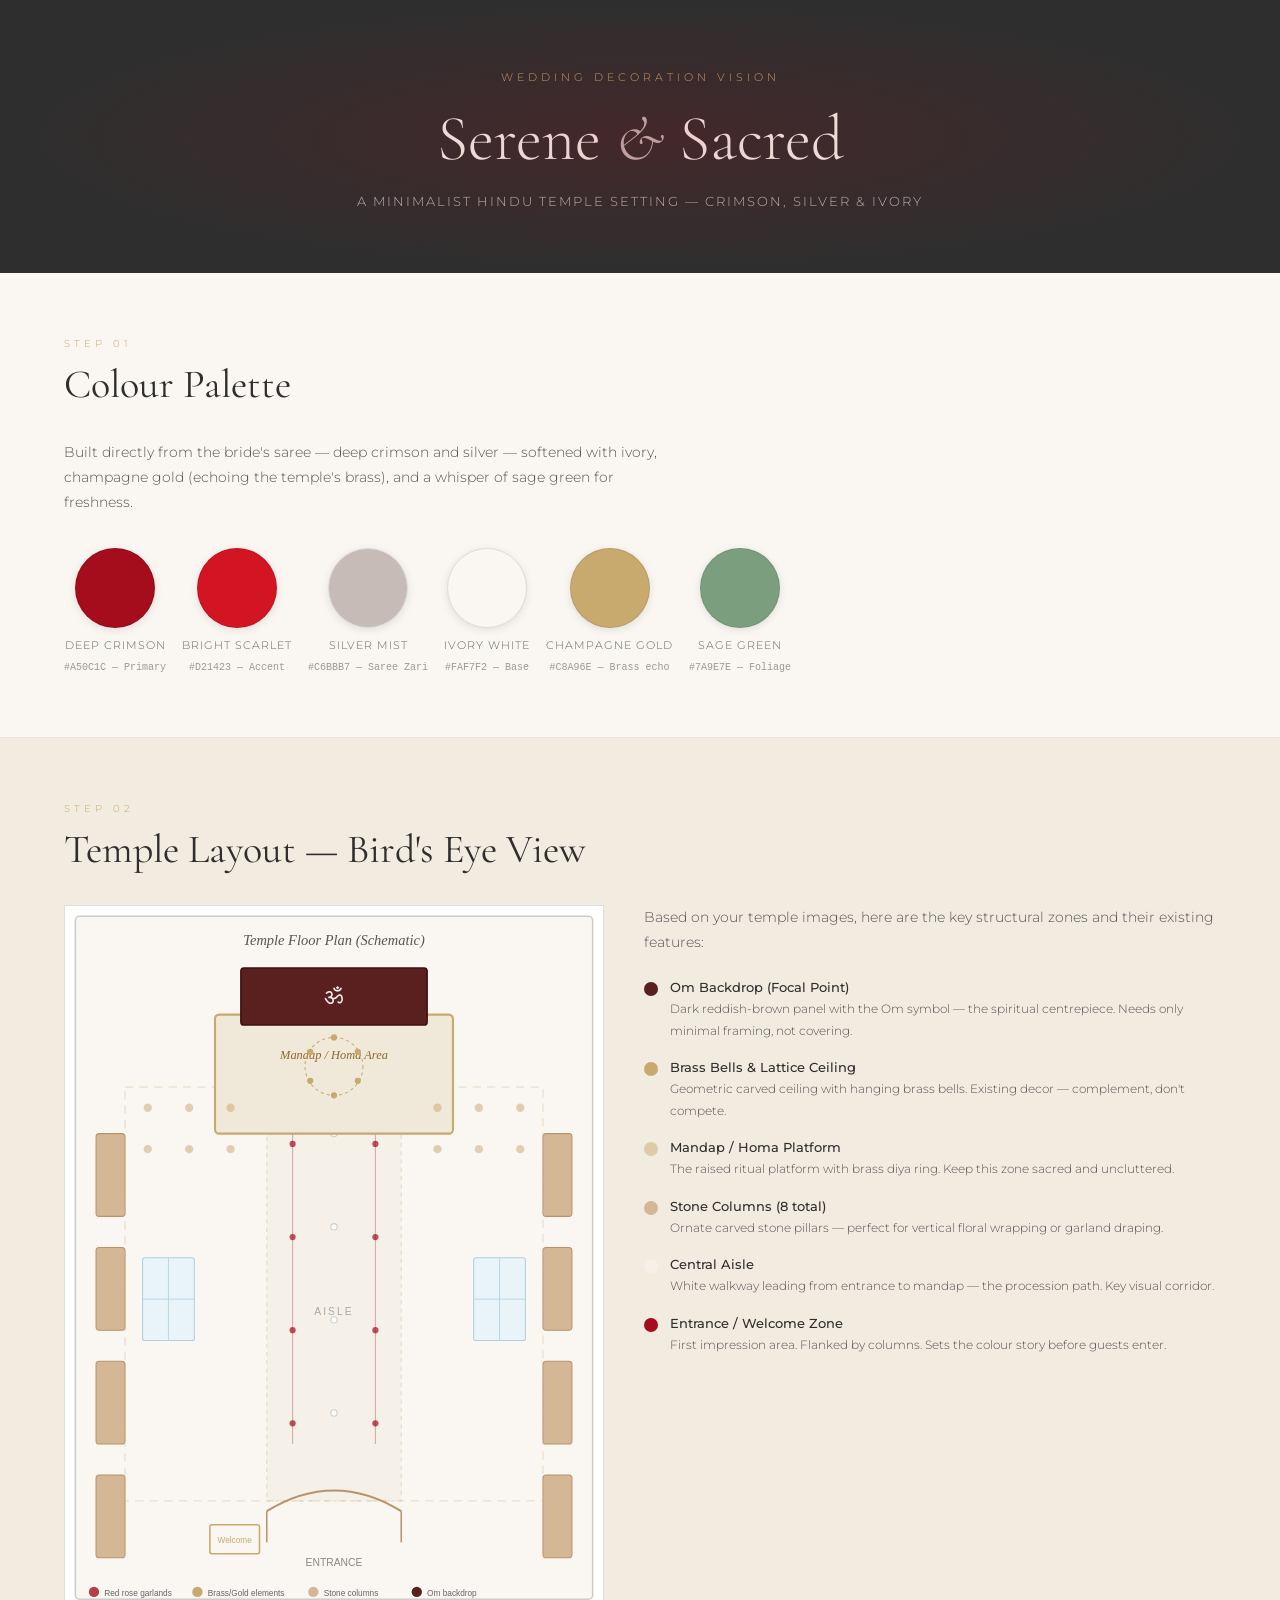
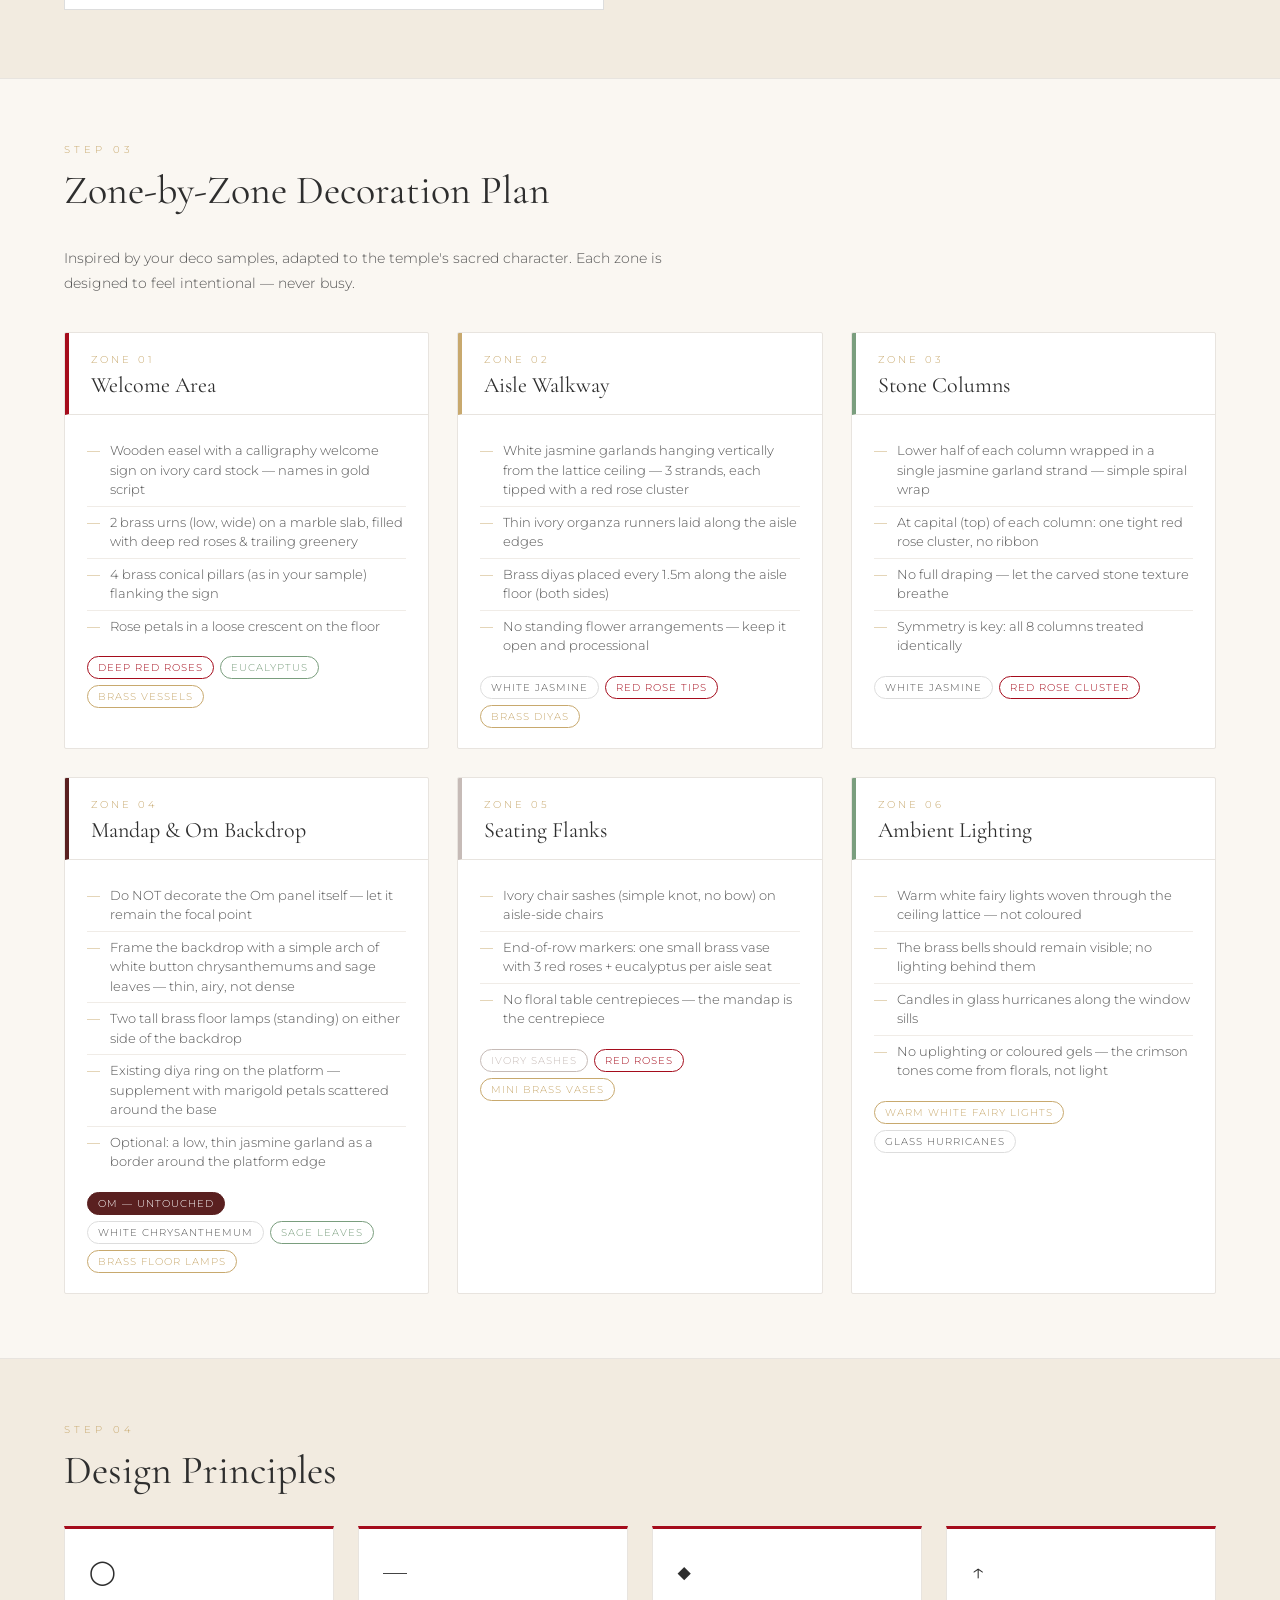
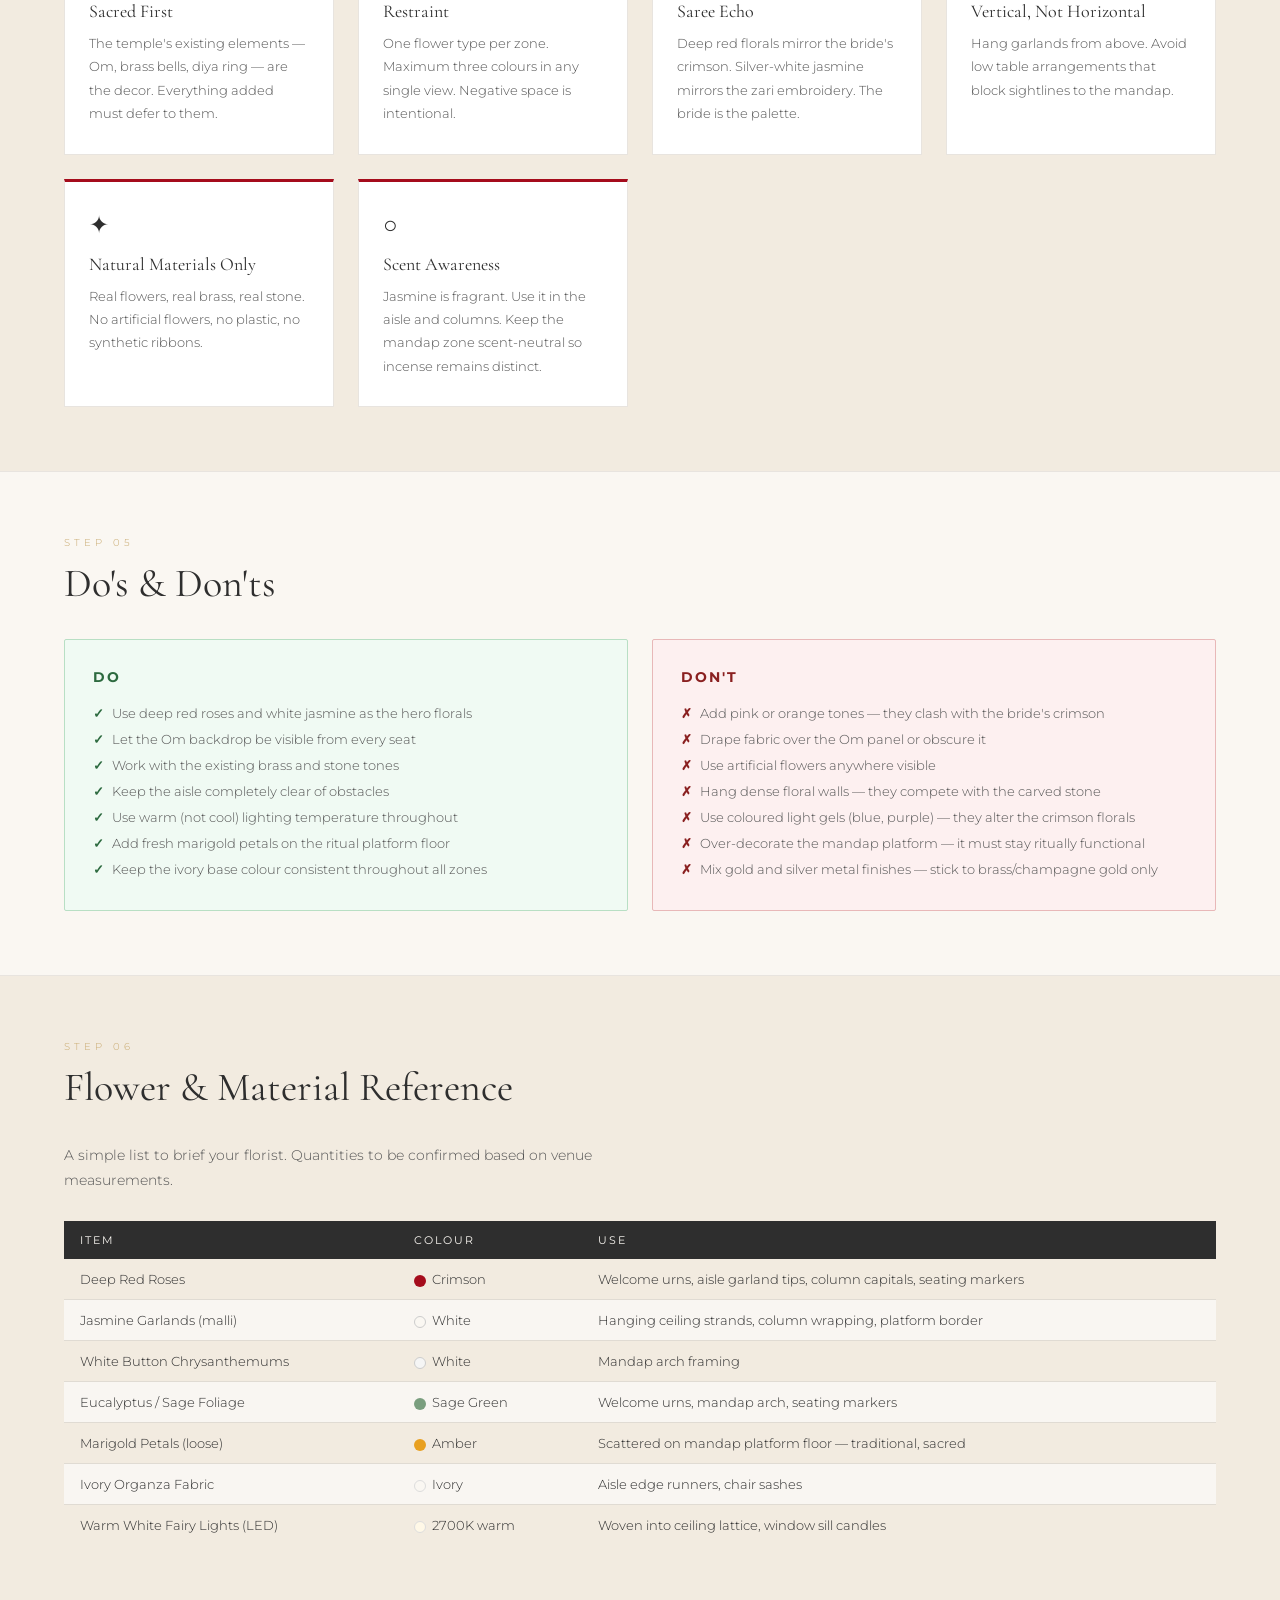
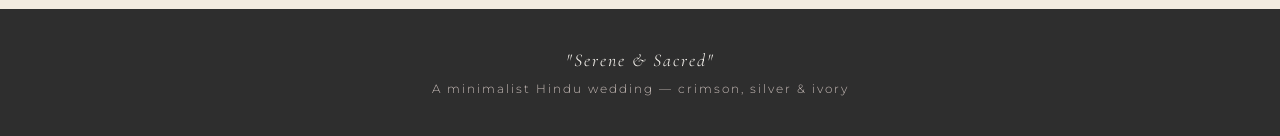
<file: decoration_plan.html>
<!DOCTYPE html>
<html lang="en">
<head>
  <meta charset="UTF-8" />
  <meta name="viewport" content="width=device-width, initial-scale=1.0"/>
  <title>Wedding Decoration Plan — Sharveen</title>
  <style>
    @import url('https://fonts.googleapis.com/css2?family=Cormorant+Garamond:ital,wght@0,300;0,400;0,600;1,300;1,400&family=Montserrat:wght@300;400;500&display=swap');

    *, *::before, *::after { box-sizing: border-box; margin: 0; padding: 0; }

    :root {
      --crimson:     #A50C1C;
      --scarlet:     #D21423;
      --silver:      #C6BBB7;
      --ivory:       #FAF7F2;
      --cream:       #F2EBE0;
      --gold:        #C8A96E;
      --deep-green:  #4A5E4A;
      --charcoal:    #2E2E2E;
      --light-grey:  #E8E4DF;
    }

    body {
      font-family: 'Montserrat', sans-serif;
      background: var(--ivory);
      color: var(--charcoal);
      font-weight: 300;
    }

    /* ── HERO ── */
    .hero {
      background: var(--charcoal);
      color: var(--ivory);
      text-align: center;
      padding: 70px 24px 60px;
      position: relative;
      overflow: hidden;
    }
    .hero::before {
      content: '';
      position: absolute; inset: 0;
      background: radial-gradient(ellipse at center, rgba(165,12,28,0.18) 0%, transparent 70%);
    }
    .hero-tag {
      font-size: 11px;
      letter-spacing: 4px;
      text-transform: uppercase;
      color: var(--gold);
      margin-bottom: 18px;
    }
    .hero h1 {
      font-family: 'Cormorant Garamond', serif;
      font-size: clamp(36px, 6vw, 64px);
      font-weight: 300;
      line-height: 1.15;
      margin-bottom: 14px;
    }
    .hero h1 em { font-style: italic; color: var(--silver); }
    .hero p {
      font-size: 13px;
      letter-spacing: 2px;
      color: var(--silver);
      text-transform: uppercase;
    }

    /* ── SECTIONS ── */
    section { padding: 64px 5vw; }
    section + section { border-top: 1px solid var(--light-grey); }

    .section-tag {
      font-size: 10px;
      letter-spacing: 4px;
      text-transform: uppercase;
      color: var(--gold);
      margin-bottom: 10px;
    }
    h2 {
      font-family: 'Cormorant Garamond', serif;
      font-size: clamp(26px, 4vw, 40px);
      font-weight: 400;
      margin-bottom: 32px;
      line-height: 1.2;
    }
    p { line-height: 1.8; font-size: 14px; color: #555; }

    /* ── COLOR PALETTE ── */
    .palette-grid {
      display: flex;
      flex-wrap: wrap;
      gap: 16px;
      margin-top: 8px;
    }
    .swatch {
      display: flex;
      flex-direction: column;
      align-items: center;
      gap: 10px;
    }
    .swatch-circle {
      width: 80px;
      height: 80px;
      border-radius: 50%;
      border: 1px solid rgba(0,0,0,0.08);
      box-shadow: 0 2px 8px rgba(0,0,0,0.1);
    }
    .swatch-name {
      font-size: 11px;
      letter-spacing: 1px;
      text-align: center;
      color: #666;
      text-transform: uppercase;
    }
    .swatch-hex {
      font-size: 10px;
      color: #999;
      font-family: monospace;
    }

    /* ── TEMPLE LAYOUT ── */
    .temple-wrap {
      display: flex;
      gap: 40px;
      flex-wrap: wrap;
      align-items: flex-start;
    }
    .temple-svg-wrap {
      flex: 1;
      min-width: 300px;
      max-width: 540px;
    }
    .temple-legend {
      flex: 1;
      min-width: 240px;
    }
    .legend-item {
      display: flex;
      align-items: flex-start;
      gap: 12px;
      margin-bottom: 18px;
    }
    .legend-dot {
      width: 14px;
      height: 14px;
      border-radius: 50%;
      flex-shrink: 0;
      margin-top: 3px;
    }
    .legend-text h4 {
      font-size: 13px;
      font-weight: 500;
      margin-bottom: 3px;
    }
    .legend-text p {
      font-size: 12px;
    }

    /* ── ZONES GRID ── */
    .zones-grid {
      display: grid;
      grid-template-columns: repeat(auto-fill, minmax(280px, 1fr));
      gap: 28px;
    }
    .zone-card {
      background: white;
      border: 1px solid var(--light-grey);
      border-radius: 2px;
      overflow: hidden;
      transition: box-shadow 0.2s;
    }
    .zone-card:hover { box-shadow: 0 6px 24px rgba(0,0,0,0.07); }
    .zone-header {
      padding: 20px 22px 16px;
      border-bottom: 1px solid var(--light-grey);
    }
    .zone-number {
      font-size: 10px;
      letter-spacing: 3px;
      color: var(--gold);
      text-transform: uppercase;
      margin-bottom: 6px;
    }
    .zone-header h3 {
      font-family: 'Cormorant Garamond', serif;
      font-size: 22px;
      font-weight: 400;
    }
    .zone-body { padding: 20px 22px; }
    .zone-body ul {
      list-style: none;
      padding: 0;
    }
    .zone-body ul li {
      font-size: 13px;
      color: #555;
      padding: 6px 0;
      border-bottom: 1px solid #f0ece7;
      display: flex;
      gap: 10px;
      line-height: 1.5;
    }
    .zone-body ul li::before {
      content: '—';
      color: var(--gold);
      flex-shrink: 0;
    }
    .zone-body ul li:last-child { border-bottom: none; }
    .zone-flowers {
      display: flex;
      flex-wrap: wrap;
      gap: 6px;
      margin-top: 14px;
    }
    .flower-tag {
      font-size: 10px;
      letter-spacing: 1px;
      text-transform: uppercase;
      padding: 4px 10px;
      border-radius: 20px;
      border: 1px solid;
    }

    /* ── PRINCIPLES ── */
    .principles-grid {
      display: grid;
      grid-template-columns: repeat(auto-fill, minmax(220px, 1fr));
      gap: 24px;
    }
    .principle {
      padding: 28px 24px;
      background: white;
      border: 1px solid var(--light-grey);
      border-top: 3px solid var(--crimson);
    }
    .principle-icon { font-size: 24px; margin-bottom: 14px; }
    .principle h4 {
      font-family: 'Cormorant Garamond', serif;
      font-size: 18px;
      font-weight: 400;
      margin-bottom: 10px;
    }
    .principle p { font-size: 13px; }

    /* ── DO / DON'T ── */
    .do-dont {
      display: grid;
      grid-template-columns: 1fr 1fr;
      gap: 24px;
    }
    @media (max-width: 600px) { .do-dont { grid-template-columns: 1fr; } }
    .do-box, .dont-box {
      padding: 28px;
      border-radius: 2px;
    }
    .do-box { background: #f0faf3; border: 1px solid #b8dfc4; }
    .dont-box { background: #fdf0f0; border: 1px solid #e8b8b8; }
    .do-box h4 { color: #2d6a3f; margin-bottom: 14px; font-size: 14px; letter-spacing: 2px; text-transform: uppercase; }
    .dont-box h4 { color: #8a2020; margin-bottom: 14px; font-size: 14px; letter-spacing: 2px; text-transform: uppercase; }
    .do-box ul, .dont-box ul { list-style: none; }
    .do-box ul li, .dont-box ul li { font-size: 13px; color: #555; padding: 5px 0; display: flex; gap: 8px; }
    .do-box ul li::before { content: '✓'; color: #2d6a3f; font-weight: 600; }
    .dont-box ul li::before { content: '✗'; color: #8a2020; font-weight: 600; }

    /* ── FOOTER ── */
    footer {
      background: var(--charcoal);
      color: var(--silver);
      text-align: center;
      padding: 40px 24px;
      font-size: 12px;
      letter-spacing: 2px;
    }
    footer em {
      font-family: 'Cormorant Garamond', serif;
      font-style: italic;
      font-size: 18px;
      display: block;
      color: var(--ivory);
      margin-bottom: 10px;
    }
  </style>
</head>
<body>

<!-- ══ HERO ══ -->
<div class="hero">
  <div class="hero-tag">Wedding Decoration Vision</div>
  <h1>Serene <em>&amp;</em> Sacred</h1>
  <p>A minimalist Hindu temple setting — crimson, silver &amp; ivory</p>
</div>

<!-- ══ COLOUR PALETTE ══ -->
<section>
  <div class="section-tag">Step 01</div>
  <h2>Colour Palette</h2>
  <p style="margin-bottom:32px; max-width:600px;">
    Built directly from the bride's saree — deep crimson and silver — softened with ivory, champagne gold (echoing the temple's brass), and a whisper of sage green for freshness.
  </p>
  <div class="palette-grid">
    <div class="swatch">
      <div class="swatch-circle" style="background:#A50C1C;"></div>
      <div class="swatch-name">Deep Crimson</div>
      <div class="swatch-hex">#A50C1C — Primary</div>
    </div>
    <div class="swatch">
      <div class="swatch-circle" style="background:#D21423;"></div>
      <div class="swatch-name">Bright Scarlet</div>
      <div class="swatch-hex">#D21423 — Accent</div>
    </div>
    <div class="swatch">
      <div class="swatch-circle" style="background:#C6BBB7; border:1px solid #ddd;"></div>
      <div class="swatch-name">Silver Mist</div>
      <div class="swatch-hex">#C6BBB7 — Saree Zari</div>
    </div>
    <div class="swatch">
      <div class="swatch-circle" style="background:#FAF7F2; border:1px solid #e0dbd3;"></div>
      <div class="swatch-name">Ivory White</div>
      <div class="swatch-hex">#FAF7F2 — Base</div>
    </div>
    <div class="swatch">
      <div class="swatch-circle" style="background:#C8A96E;"></div>
      <div class="swatch-name">Champagne Gold</div>
      <div class="swatch-hex">#C8A96E — Brass echo</div>
    </div>
    <div class="swatch">
      <div class="swatch-circle" style="background:#7A9E7E;"></div>
      <div class="swatch-name">Sage Green</div>
      <div class="swatch-hex">#7A9E7E — Foliage</div>
    </div>
  </div>
</section>

<!-- ══ TEMPLE LAYOUT ══ -->
<section style="background: var(--cream);">
  <div class="section-tag">Step 02</div>
  <h2>Temple Layout — Bird's Eye View</h2>
  <div class="temple-wrap">

    <div class="temple-svg-wrap">
      <svg viewBox="0 0 520 680" xmlns="http://www.w3.org/2000/svg" style="width:100%; border:1px solid #ddd; background:#fff;">

        <!-- Outer boundary -->
        <rect x="10" y="10" width="500" height="660" rx="4" fill="#faf7f2" stroke="#ccc" stroke-width="1.5"/>

        <!-- Title -->
        <text x="260" y="38" text-anchor="middle" font-family="serif" font-size="14" fill="#555" font-style="italic">Temple Floor Plan (Schematic)</text>

        <!-- Entrance columns (4 pairs) -->
        <!-- Left columns -->
        <rect x="30" y="550" width="28" height="80" rx="3" fill="#d4b896" stroke="#b8936a" stroke-width="1"/>
        <rect x="30" y="440" width="28" height="80" rx="3" fill="#d4b896" stroke="#b8936a" stroke-width="1"/>
        <rect x="30" y="330" width="28" height="80" rx="3" fill="#d4b896" stroke="#b8936a" stroke-width="1"/>
        <rect x="30" y="220" width="28" height="80" rx="3" fill="#d4b896" stroke="#b8936a" stroke-width="1"/>

        <!-- Right columns -->
        <rect x="462" y="550" width="28" height="80" rx="3" fill="#d4b896" stroke="#b8936a" stroke-width="1"/>
        <rect x="462" y="440" width="28" height="80" rx="3" fill="#d4b896" stroke="#b8936a" stroke-width="1"/>
        <rect x="462" y="330" width="28" height="80" rx="3" fill="#d4b896" stroke="#b8936a" stroke-width="1"/>
        <rect x="462" y="220" width="28" height="80" rx="3" fill="#d4b896" stroke="#b8936a" stroke-width="1"/>

        <!-- Walkway (aisle) -->
        <rect x="195" y="175" width="130" height="400" fill="#f5f0e8" stroke="#e0d8cc" stroke-width="1" stroke-dasharray="4,4"/>
        <text x="260" y="395" text-anchor="middle" font-family="sans-serif" font-size="10" fill="#aaa" letter-spacing="2">AISLE</text>

        <!-- Ceiling lattice indication -->
        <rect x="58" y="175" width="404" height="400" fill="none" stroke="#d4b896" stroke-width="0.5" stroke-dasharray="8,6"/>

        <!-- Entrance arch -->
        <path d="M195 585 Q260 545 325 585" fill="none" stroke="#b8936a" stroke-width="2"/>
        <line x1="195" y1="585" x2="195" y2="615" stroke="#b8936a" stroke-width="1.5"/>
        <line x1="325" y1="585" x2="325" y2="615" stroke="#b8936a" stroke-width="1.5"/>
        <text x="260" y="638" text-anchor="middle" font-family="sans-serif" font-size="10" fill="#888">ENTRANCE</text>

        <!-- Welcome board area -->
        <rect x="140" y="598" width="48" height="28" rx="2" fill="none" stroke="#C8A96E" stroke-width="1.5"/>
        <text x="164" y="616" text-anchor="middle" font-family="sans-serif" font-size="8" fill="#C8A96E">Welcome</text>

        <!-- Hanging garland indicators along aisle ceiling -->
        <!-- Row 1 -->
        <circle cx="220" cy="230" r="3" fill="#A50C1C" opacity="0.7"/>
        <circle cx="260" cy="220" r="3" fill="#fff" stroke="#ccc" stroke-width="1"/>
        <circle cx="300" cy="230" r="3" fill="#A50C1C" opacity="0.7"/>
        <!-- Row 2 -->
        <circle cx="220" cy="320" r="3" fill="#A50C1C" opacity="0.7"/>
        <circle cx="260" cy="310" r="3" fill="#fff" stroke="#ccc" stroke-width="1"/>
        <circle cx="300" cy="320" r="3" fill="#A50C1C" opacity="0.7"/>
        <!-- Row 3 -->
        <circle cx="220" cy="410" r="3" fill="#A50C1C" opacity="0.7"/>
        <circle cx="260" cy="400" r="3" fill="#fff" stroke="#ccc" stroke-width="1"/>
        <circle cx="300" cy="410" r="3" fill="#A50C1C" opacity="0.7"/>
        <!-- Row 4 -->
        <circle cx="220" cy="500" r="3" fill="#A50C1C" opacity="0.7"/>
        <circle cx="260" cy="490" r="3" fill="#fff" stroke="#ccc" stroke-width="1"/>
        <circle cx="300" cy="500" r="3" fill="#A50C1C" opacity="0.7"/>

        <!-- Garland lines -->
        <line x1="220" y1="205" x2="220" y2="520" stroke="#A50C1C" stroke-width="0.8" opacity="0.4"/>
        <line x1="260" y1="205" x2="260" y2="520" stroke="#eee" stroke-width="0.8" opacity="0.6"/>
        <line x1="300" y1="205" x2="300" y2="520" stroke="#A50C1C" stroke-width="0.8" opacity="0.4"/>

        <!-- Mandap platform -->
        <rect x="145" y="105" width="230" height="115" rx="4" fill="#f0e8d8" stroke="#C8A96E" stroke-width="2"/>
        <text x="260" y="148" text-anchor="middle" font-family="serif" font-size="12" fill="#8a6a30" font-style="italic">Mandap / Homa Area</text>

        <!-- Om backdrop -->
        <rect x="170" y="60" width="180" height="55" rx="3" fill="#5a2020" stroke="#3d1010" stroke-width="1.5"/>
        <text x="260" y="95" text-anchor="middle" font-family="serif" font-size="22" fill="white" opacity="0.9">ॐ</text>

        <!-- Diya ring -->
        <circle cx="260" cy="155" r="28" fill="none" stroke="#C8A96E" stroke-width="1" stroke-dasharray="3,3"/>
        <circle cx="260" cy="127" r="3" fill="#C8A96E"/>
        <circle cx="283" cy="141" r="3" fill="#C8A96E"/>
        <circle cx="283" cy="169" r="3" fill="#C8A96E"/>
        <circle cx="260" cy="183" r="3" fill="#C8A96E"/>
        <circle cx="237" cy="169" r="3" fill="#C8A96E"/>
        <circle cx="237" cy="141" r="3" fill="#C8A96E"/>

        <!-- Brass bell dots on ceiling -->
        <g opacity="0.5">
          <circle cx="80" cy="195" r="4" fill="#C8A96E"/>
          <circle cx="120" cy="195" r="4" fill="#C8A96E"/>
          <circle cx="160" cy="195" r="4" fill="#C8A96E"/>
          <circle cx="360" cy="195" r="4" fill="#C8A96E"/>
          <circle cx="400" cy="195" r="4" fill="#C8A96E"/>
          <circle cx="440" cy="195" r="4" fill="#C8A96E"/>

          <circle cx="80" cy="235" r="4" fill="#C8A96E"/>
          <circle cx="120" cy="235" r="4" fill="#C8A96E"/>
          <circle cx="160" cy="235" r="4" fill="#C8A96E"/>
          <circle cx="360" cy="235" r="4" fill="#C8A96E"/>
          <circle cx="400" cy="235" r="4" fill="#C8A96E"/>
          <circle cx="440" cy="235" r="4" fill="#C8A96E"/>
        </g>

        <!-- Side windows -->
        <rect x="75" y="340" width="50" height="80" rx="2" fill="#e8f4f8" stroke="#b0d0e0" stroke-width="1"/>
        <line x1="100" y1="340" x2="100" y2="420" stroke="#b0d0e0" stroke-width="0.8"/>
        <line x1="75" y1="380" x2="125" y2="380" stroke="#b0d0e0" stroke-width="0.8"/>

        <rect x="395" y="340" width="50" height="80" rx="2" fill="#e8f4f8" stroke="#b0d0e0" stroke-width="1"/>
        <line x1="420" y1="340" x2="420" y2="420" stroke="#b0d0e0" stroke-width="0.8"/>
        <line x1="395" y1="380" x2="445" y2="380" stroke="#b0d0e0" stroke-width="0.8"/>

        <!-- Legend at bottom -->
        <g transform="translate(20, 655)">
          <circle cx="8" cy="8" r="5" fill="#A50C1C" opacity="0.8"/>
          <text x="18" y="12" font-family="sans-serif" font-size="8" fill="#666">Red rose garlands</text>
          <circle cx="108" cy="8" r="5" fill="#C8A96E"/>
          <text x="118" y="12" font-family="sans-serif" font-size="8" fill="#666">Brass/Gold elements</text>
          <circle cx="220" cy="8" r="5" fill="#d4b896"/>
          <text x="230" y="12" font-family="sans-serif" font-size="8" fill="#666">Stone columns</text>
          <circle cx="320" cy="8" r="5" fill="#5a2020"/>
          <text x="330" y="12" font-family="sans-serif" font-size="8" fill="#666">Om backdrop</text>
        </g>

      </svg>
    </div>

    <div class="temple-legend">
      <p style="margin-bottom:24px;">Based on your temple images, here are the key structural zones and their existing features:</p>

      <div class="legend-item">
        <div class="legend-dot" style="background:#5a2020;"></div>
        <div class="legend-text">
          <h4>Om Backdrop (Focal Point)</h4>
          <p>Dark reddish-brown panel with the Om symbol — the spiritual centrepiece. Needs only minimal framing, not covering.</p>
        </div>
      </div>

      <div class="legend-item">
        <div class="legend-dot" style="background:#C8A96E;"></div>
        <div class="legend-text">
          <h4>Brass Bells &amp; Lattice Ceiling</h4>
          <p>Geometric carved ceiling with hanging brass bells. Existing decor — complement, don't compete.</p>
        </div>
      </div>

      <div class="legend-item">
        <div class="legend-dot" style="background:#C8A96E; opacity:0.5;"></div>
        <div class="legend-text">
          <h4>Mandap / Homa Platform</h4>
          <p>The raised ritual platform with brass diya ring. Keep this zone sacred and uncluttered.</p>
        </div>
      </div>

      <div class="legend-item">
        <div class="legend-dot" style="background:#d4b896;"></div>
        <div class="legend-text">
          <h4>Stone Columns (8 total)</h4>
          <p>Ornate carved stone pillars — perfect for vertical floral wrapping or garland draping.</p>
        </div>
      </div>

      <div class="legend-item">
        <div class="legend-dot" style="background:#f5f0e8;"></div>
        <div class="legend-text">
          <h4>Central Aisle</h4>
          <p>White walkway leading from entrance to mandap — the procession path. Key visual corridor.</p>
        </div>
      </div>

      <div class="legend-item">
        <div class="legend-dot" style="background:#A50C1C;"></div>
        <div class="legend-text">
          <h4>Entrance / Welcome Zone</h4>
          <p>First impression area. Flanked by columns. Sets the colour story before guests enter.</p>
        </div>
      </div>
    </div>

  </div>
</section>

<!-- ══ ZONE-BY-ZONE DECO PLAN ══ -->
<section>
  <div class="section-tag">Step 03</div>
  <h2>Zone-by-Zone Decoration Plan</h2>
  <p style="max-width:640px; margin-bottom:36px;">
    Inspired by your deco samples, adapted to the temple's sacred character. Each zone is designed to feel intentional — never busy.
  </p>

  <div class="zones-grid">

    <!-- Zone 1 -->
    <div class="zone-card">
      <div class="zone-header" style="border-left: 4px solid #A50C1C;">
        <div class="zone-number">Zone 01</div>
        <h3>Welcome Area</h3>
      </div>
      <div class="zone-body">
        <ul>
          <li>Wooden easel with a calligraphy welcome sign on ivory card stock — names in gold script</li>
          <li>2 brass urns (low, wide) on a marble slab, filled with deep red roses &amp; trailing greenery</li>
          <li>4 brass conical pillars (as in your sample) flanking the sign</li>
          <li>Rose petals in a loose crescent on the floor</li>
        </ul>
        <div class="zone-flowers">
          <span class="flower-tag" style="color:#A50C1C; border-color:#A50C1C;">Deep Red Roses</span>
          <span class="flower-tag" style="color:#7A9E7E; border-color:#7A9E7E;">Eucalyptus</span>
          <span class="flower-tag" style="color:#C8A96E; border-color:#C8A96E;">Brass Vessels</span>
        </div>
      </div>
    </div>

    <!-- Zone 2 -->
    <div class="zone-card">
      <div class="zone-header" style="border-left: 4px solid #C8A96E;">
        <div class="zone-number">Zone 02</div>
        <h3>Aisle Walkway</h3>
      </div>
      <div class="zone-body">
        <ul>
          <li>White jasmine garlands hanging vertically from the lattice ceiling — 3 strands, each tipped with a red rose cluster</li>
          <li>Thin ivory organza runners laid along the aisle edges</li>
          <li>Brass diyas placed every 1.5m along the aisle floor (both sides)</li>
          <li>No standing flower arrangements — keep it open and processional</li>
        </ul>
        <div class="zone-flowers">
          <span class="flower-tag" style="color:#555; border-color:#ddd;">White Jasmine</span>
          <span class="flower-tag" style="color:#A50C1C; border-color:#A50C1C;">Red Rose Tips</span>
          <span class="flower-tag" style="color:#C8A96E; border-color:#C8A96E;">Brass Diyas</span>
        </div>
      </div>
    </div>

    <!-- Zone 3 -->
    <div class="zone-card">
      <div class="zone-header" style="border-left: 4px solid #7A9E7E;">
        <div class="zone-number">Zone 03</div>
        <h3>Stone Columns</h3>
      </div>
      <div class="zone-body">
        <ul>
          <li>Lower half of each column wrapped in a single jasmine garland strand — simple spiral wrap</li>
          <li>At capital (top) of each column: one tight red rose cluster, no ribbon</li>
          <li>No full draping — let the carved stone texture breathe</li>
          <li>Symmetry is key: all 8 columns treated identically</li>
        </ul>
        <div class="zone-flowers">
          <span class="flower-tag" style="color:#555; border-color:#ddd;">White Jasmine</span>
          <span class="flower-tag" style="color:#A50C1C; border-color:#A50C1C;">Red Rose Cluster</span>
        </div>
      </div>
    </div>

    <!-- Zone 4 -->
    <div class="zone-card">
      <div class="zone-header" style="border-left: 4px solid #5a2020;">
        <div class="zone-number">Zone 04</div>
        <h3>Mandap &amp; Om Backdrop</h3>
      </div>
      <div class="zone-body">
        <ul>
          <li>Do NOT decorate the Om panel itself — let it remain the focal point</li>
          <li>Frame the backdrop with a simple arch of white button chrysanthemums and sage leaves — thin, airy, not dense</li>
          <li>Two tall brass floor lamps (standing) on either side of the backdrop</li>
          <li>Existing diya ring on the platform — supplement with marigold petals scattered around the base</li>
          <li>Optional: a low, thin jasmine garland as a border around the platform edge</li>
        </ul>
        <div class="zone-flowers">
          <span class="flower-tag" style="color:#fff; background:#5a2020; border-color:#5a2020;">Om — untouched</span>
          <span class="flower-tag" style="color:#555; border-color:#ddd;">White Chrysanthemum</span>
          <span class="flower-tag" style="color:#7A9E7E; border-color:#7A9E7E;">Sage Leaves</span>
          <span class="flower-tag" style="color:#C8A96E; border-color:#C8A96E;">Brass Floor Lamps</span>
        </div>
      </div>
    </div>

    <!-- Zone 5 -->
    <div class="zone-card">
      <div class="zone-header" style="border-left: 4px solid #C6BBB7;">
        <div class="zone-number">Zone 05</div>
        <h3>Seating Flanks</h3>
      </div>
      <div class="zone-body">
        <ul>
          <li>Ivory chair sashes (simple knot, no bow) on aisle-side chairs</li>
          <li>End-of-row markers: one small brass vase with 3 red roses + eucalyptus per aisle seat</li>
          <li>No floral table centrepieces — the mandap is the centrepiece</li>
        </ul>
        <div class="zone-flowers">
          <span class="flower-tag" style="color:#C6BBB7; border-color:#C6BBB7;">Ivory Sashes</span>
          <span class="flower-tag" style="color:#A50C1C; border-color:#A50C1C;">Red Roses</span>
          <span class="flower-tag" style="color:#C8A96E; border-color:#C8A96E;">Mini Brass Vases</span>
        </div>
      </div>
    </div>

    <!-- Zone 6 -->
    <div class="zone-card">
      <div class="zone-header" style="border-left: 4px solid #7A9E7E;">
        <div class="zone-number">Zone 06</div>
        <h3>Ambient Lighting</h3>
      </div>
      <div class="zone-body">
        <ul>
          <li>Warm white fairy lights woven through the ceiling lattice — not coloured</li>
          <li>The brass bells should remain visible; no lighting behind them</li>
          <li>Candles in glass hurricanes along the window sills</li>
          <li>No uplighting or coloured gels — the crimson tones come from florals, not light</li>
        </ul>
        <div class="zone-flowers">
          <span class="flower-tag" style="color:#C8A96E; border-color:#C8A96E;">Warm White Fairy Lights</span>
          <span class="flower-tag" style="color:#555; border-color:#ddd;">Glass Hurricanes</span>
        </div>
      </div>
    </div>

  </div>
</section>

<!-- ══ DESIGN PRINCIPLES ══ -->
<section style="background: var(--cream);">
  <div class="section-tag">Step 04</div>
  <h2>Design Principles</h2>
  <div class="principles-grid">
    <div class="principle">
      <div class="principle-icon">◯</div>
      <h4>Sacred First</h4>
      <p>The temple's existing elements — Om, brass bells, diya ring — are the decor. Everything added must defer to them.</p>
    </div>
    <div class="principle">
      <div class="principle-icon">—</div>
      <h4>Restraint</h4>
      <p>One flower type per zone. Maximum three colours in any single view. Negative space is intentional.</p>
    </div>
    <div class="principle">
      <div class="principle-icon">◆</div>
      <h4>Saree Echo</h4>
      <p>Deep red florals mirror the bride's crimson. Silver-white jasmine mirrors the zari embroidery. The bride is the palette.</p>
    </div>
    <div class="principle">
      <div class="principle-icon">↑</div>
      <h4>Vertical, Not Horizontal</h4>
      <p>Hang garlands from above. Avoid low table arrangements that block sightlines to the mandap.</p>
    </div>
    <div class="principle">
      <div class="principle-icon">✦</div>
      <h4>Natural Materials Only</h4>
      <p>Real flowers, real brass, real stone. No artificial flowers, no plastic, no synthetic ribbons.</p>
    </div>
    <div class="principle">
      <div class="principle-icon">○</div>
      <h4>Scent Awareness</h4>
      <p>Jasmine is fragrant. Use it in the aisle and columns. Keep the mandap zone scent-neutral so incense remains distinct.</p>
    </div>
  </div>
</section>

<!-- ══ DO / DON'T ══ -->
<section>
  <div class="section-tag">Step 05</div>
  <h2>Do's &amp; Don'ts</h2>
  <div class="do-dont">
    <div class="do-box">
      <h4>Do</h4>
      <ul>
        <li>Use deep red roses and white jasmine as the hero florals</li>
        <li>Let the Om backdrop be visible from every seat</li>
        <li>Work with the existing brass and stone tones</li>
        <li>Keep the aisle completely clear of obstacles</li>
        <li>Use warm (not cool) lighting temperature throughout</li>
        <li>Add fresh marigold petals on the ritual platform floor</li>
        <li>Keep the ivory base colour consistent throughout all zones</li>
      </ul>
    </div>
    <div class="dont-box">
      <h4>Don't</h4>
      <ul>
        <li>Add pink or orange tones — they clash with the bride's crimson</li>
        <li>Drape fabric over the Om panel or obscure it</li>
        <li>Use artificial flowers anywhere visible</li>
        <li>Hang dense floral walls — they compete with the carved stone</li>
        <li>Use coloured light gels (blue, purple) — they alter the crimson florals</li>
        <li>Over-decorate the mandap platform — it must stay ritually functional</li>
        <li>Mix gold and silver metal finishes — stick to brass/champagne gold only</li>
      </ul>
    </div>
  </div>
</section>

<!-- ══ FLOWER SHOPPING LIST ══ -->
<section style="background: var(--cream);">
  <div class="section-tag">Step 06</div>
  <h2>Flower &amp; Material Reference</h2>
  <p style="max-width:620px; margin-bottom:28px;">A simple list to brief your florist. Quantities to be confirmed based on venue measurements.</p>

  <table style="width:100%; border-collapse:collapse; font-size:13px;">
    <thead>
      <tr style="background: var(--charcoal); color: var(--ivory);">
        <th style="padding:12px 16px; text-align:left; font-weight:400; letter-spacing:2px; font-size:11px; text-transform:uppercase;">Item</th>
        <th style="padding:12px 16px; text-align:left; font-weight:400; letter-spacing:2px; font-size:11px; text-transform:uppercase;">Colour</th>
        <th style="padding:12px 16px; text-align:left; font-weight:400; letter-spacing:2px; font-size:11px; text-transform:uppercase;">Use</th>
      </tr>
    </thead>
    <tbody>
      <tr style="border-bottom:1px solid #e0dbd3;">
        <td style="padding:12px 16px;">Deep Red Roses</td>
        <td style="padding:12px 16px;"><span style="display:inline-block; width:12px; height:12px; background:#A50C1C; border-radius:50%; margin-right:6px; vertical-align:middle;"></span>Crimson</td>
        <td style="padding:12px 16px;">Welcome urns, aisle garland tips, column capitals, seating markers</td>
      </tr>
      <tr style="background:#f9f6f2; border-bottom:1px solid #e0dbd3;">
        <td style="padding:12px 16px;">Jasmine Garlands (malli)</td>
        <td style="padding:12px 16px;"><span style="display:inline-block; width:12px; height:12px; background:#FAF7F2; border:1px solid #ccc; border-radius:50%; margin-right:6px; vertical-align:middle;"></span>White</td>
        <td style="padding:12px 16px;">Hanging ceiling strands, column wrapping, platform border</td>
      </tr>
      <tr style="border-bottom:1px solid #e0dbd3;">
        <td style="padding:12px 16px;">White Button Chrysanthemums</td>
        <td style="padding:12px 16px;"><span style="display:inline-block; width:12px; height:12px; background:#f5f5f5; border:1px solid #ccc; border-radius:50%; margin-right:6px; vertical-align:middle;"></span>White</td>
        <td style="padding:12px 16px;">Mandap arch framing</td>
      </tr>
      <tr style="background:#f9f6f2; border-bottom:1px solid #e0dbd3;">
        <td style="padding:12px 16px;">Eucalyptus / Sage Foliage</td>
        <td style="padding:12px 16px;"><span style="display:inline-block; width:12px; height:12px; background:#7A9E7E; border-radius:50%; margin-right:6px; vertical-align:middle;"></span>Sage Green</td>
        <td style="padding:12px 16px;">Welcome urns, mandap arch, seating markers</td>
      </tr>
      <tr style="border-bottom:1px solid #e0dbd3;">
        <td style="padding:12px 16px;">Marigold Petals (loose)</td>
        <td style="padding:12px 16px;"><span style="display:inline-block; width:12px; height:12px; background:#E8A020; border-radius:50%; margin-right:6px; vertical-align:middle;"></span>Amber</td>
        <td style="padding:12px 16px;">Scattered on mandap platform floor — traditional, sacred</td>
      </tr>
      <tr style="background:#f9f6f2; border-bottom:1px solid #e0dbd3;">
        <td style="padding:12px 16px;">Ivory Organza Fabric</td>
        <td style="padding:12px 16px;"><span style="display:inline-block; width:12px; height:12px; background:#FAF7F2; border:1px solid #ddd; border-radius:50%; margin-right:6px; vertical-align:middle;"></span>Ivory</td>
        <td style="padding:12px 16px;">Aisle edge runners, chair sashes</td>
      </tr>
      <tr>
        <td style="padding:12px 16px;">Warm White Fairy Lights (LED)</td>
        <td style="padding:12px 16px;"><span style="display:inline-block; width:12px; height:12px; background:#FFF8E7; border:1px solid #ddd; border-radius:50%; margin-right:6px; vertical-align:middle;"></span>2700K warm</td>
        <td style="padding:12px 16px;">Woven into ceiling lattice, window sill candles</td>
      </tr>
    </tbody>
  </table>
</section>

<!-- ══ FOOTER ══ -->
<footer>
  <em>"Serene &amp; Sacred"</em>
  <span>A minimalist Hindu wedding — crimson, silver &amp; ivory</span>
</footer>

</body>
</html>
</file>
